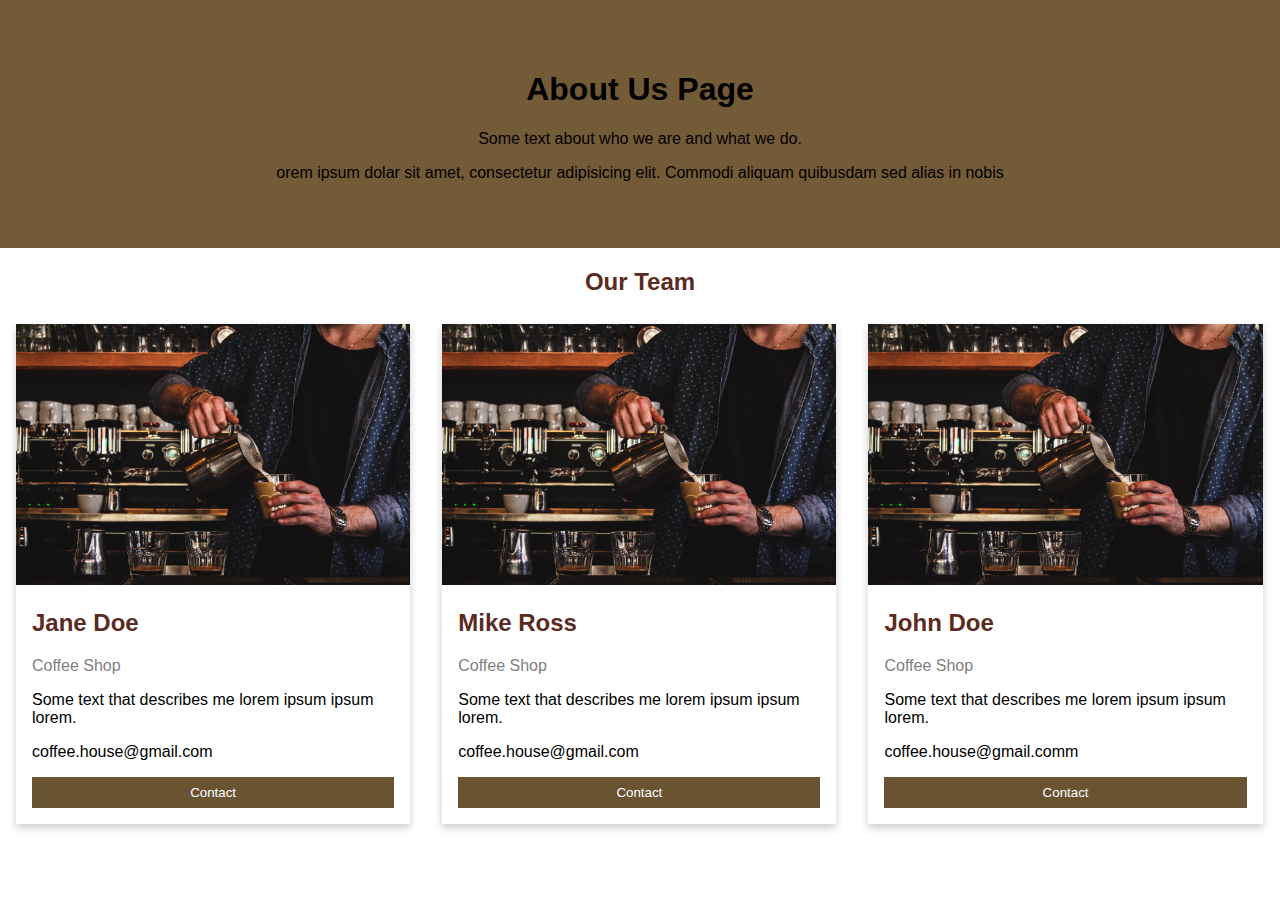
<file: About.html>
<!DOCTYPE html>
<html>
<head>
    <meta name="viewport" content="width=device-width, initial-scale=1">
    <style>
        body {
            font-family: Arial, Helvetica, sans-serif;
            margin: 0;
        }

        html {
            box-sizing: border-box;
        }

        *, *:before, *:after {
            box-sizing: inherit;
        }

        .column {
            float: left;
            width: 33.3%;
            margin-bottom: 16px;
            padding: 0 8px;
        }

        .card {
            box-shadow: 0 4px 8px 0 rgba(0, 0, 0, 0.2);
            margin: 8px;
        }

        .about-section {
            padding: 50px;
            text-align: center;
            background-color: #745b37;
            color: black;
        }

        .container {
            padding: 0 16px;
        }

        .container::after, .row::after {
            content: "";
            clear: both;
            display: table;
        }

        .title {
            color: grey;
        }

        .button {
            border: none;
            outline: 0;
            display: inline-block;
            padding: 8px;
            color: white;
            background-color: rgba(96, 72, 36, 0.94);
            text-align: center;
            cursor: pointer;
            width: 100%;
        }

        h2{
           color: #5b2a20;
        }

        .button:hover {
            background-color: #5b2a20;
        }

        @media screen and (max-width: 650px) {
            .column {
                width: 100%;
                display: block;
            }
        }

    </style>
</head>
<body>



<div class="about-section">
    <h1>About Us Page</h1>
    <p>Some text about who we are and what we do.</p>
    <p>orem ipsum dolar sit amet, consectetur adipisicing elit. Commodi aliquam quibusdam
        sed alias in nobis</p>
</div>

<h2 style="text-align:center">Our Team</h2>
<div class="row">
    <div class="column" >
        <div class="card">
            <img src="09.jpg" alt="Jane" style="width:100%">
            <div class="container">
                <h2>Jane Doe</h2>
                <p class="title">Coffee Shop</p>
                <p>Some text that describes me lorem ipsum ipsum lorem.</p>
                <p>coffee.house@gmail.com</p>
                <p><button class="button">Contact</button></p>
            </div>
        </div>
    </div>

    <div class="column">
        <div class="card">
            <img src="09.jpg" alt="Mike" style="width:100%">
            <div class="container">
                <h2>Mike Ross</h2>
                <p class="title">Coffee Shop</p>
                <p>Some text that describes me lorem ipsum ipsum lorem.</p>
                <p>coffee.house@gmail.com</p>
                <p><button class="button">Contact</button></p>
            </div>
        </div>
    </div>

    <div class="column">
        <div class="card">
            <img src="09.jpg" alt="John" style="width:100%">
            <div class="container">
                <h2>John Doe</h2>
                <p class="title">Coffee Shop</p>
                <p>Some text that describes me lorem ipsum ipsum lorem.</p>
                <p>coffee.house@gmail.comm</p>
                <p><button class="button">Contact</button></p>
            </div>
        </div>
    </div>
</div>

</body>
</html>
</file>
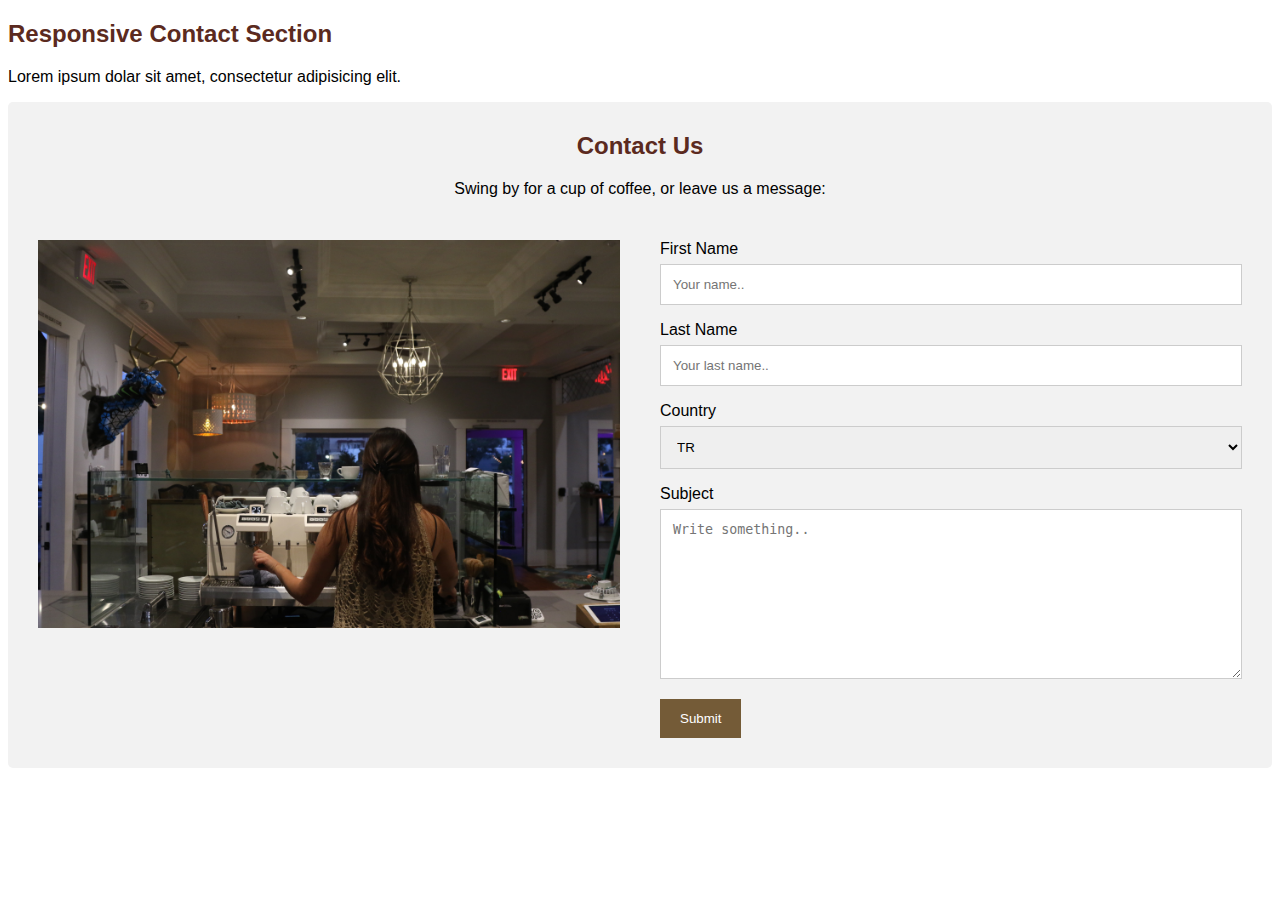
<file: Contact.html>
<!DOCTYPE html>
<html>
<head>
    <meta name="viewport" content="width=device-width, initial-scale=1">
    <style>
        body {
            font-family: Arial, Helvetica, sans-serif;
        }

        * {
            box-sizing: border-box;
        }

        /* Style inputs */
        input[type=text], select, textarea {
            width: 100%;
            padding: 12px;
            border: 1px solid #ccc;
            margin-top: 6px;
            margin-bottom: 16px;
            resize: vertical;
        }

        input[type=submit] {
            background-color: #745b37;
            color: white;
            padding: 12px 20px;
            border: none;
            cursor: pointer;
        }

        input[type=submit]:hover {
            background-color: #5b2a20;
        }

        h2{
            color: #5b2a20;
        }

        /* Style the container/contact section */
        .container {
            border-radius: 5px;
            background-color: #f2f2f2;
            padding: 10px;
        }

        /* Create two columns that float next to eachother */
        .column {
            float: left;
            width: 50%;
            margin-top: 6px;
            padding: 20px;
        }

        /* Clear floats after the columns */
        .row:after {
            content: "";
            display: table;
            clear: both;
        }

        /* Responsive layout - when the screen is less than 600px wide, make the two columns stack on top of each other instead of next to each other */
        @media screen and (max-width: 600px) {
            .column, input[type=submit] {
                width: 100%;
                margin-top: 0;
            }
        }
    </style>
</head>
<body>

<h2>Responsive Contact Section</h2>
<p>Lorem ipsum dolar sit amet, consectetur adipisicing elit.</p>

<div class="container">
    <div style="text-align:center">
        <h2>Contact Us</h2>
        <p>Swing by for a cup of coffee, or leave us a message:</p>
    </div>
    <div class="row">
        <div class="column">
            <img src="10.jpg" style="width:100%">
        </div>
        <div class="column">
            <form action="/action_page.php">
                <label for="fname">First Name</label>
                <input type="text" id="fname" name="firstname" placeholder="Your name..">
                <label for="lname">Last Name</label>
                <input type="text" id="lname" name="lastname" placeholder="Your last name..">
                <label for="country">Country</label>
                <select id="country" name="country">
                    <option value="turkiye">TR</option>
                    <option value="australia">Australia</option>
                    <option value="canada">Canada</option>
                    <option value="usa">USA</option>
                </select>
                <label for="subject">Subject</label>
                <textarea id="subject" name="subject" placeholder="Write something.." style="height:170px"></textarea>
                <input type="submit" value="Submit">
            </form>
        </div>
    </div>
</div>

</body>
</html>
</file>
